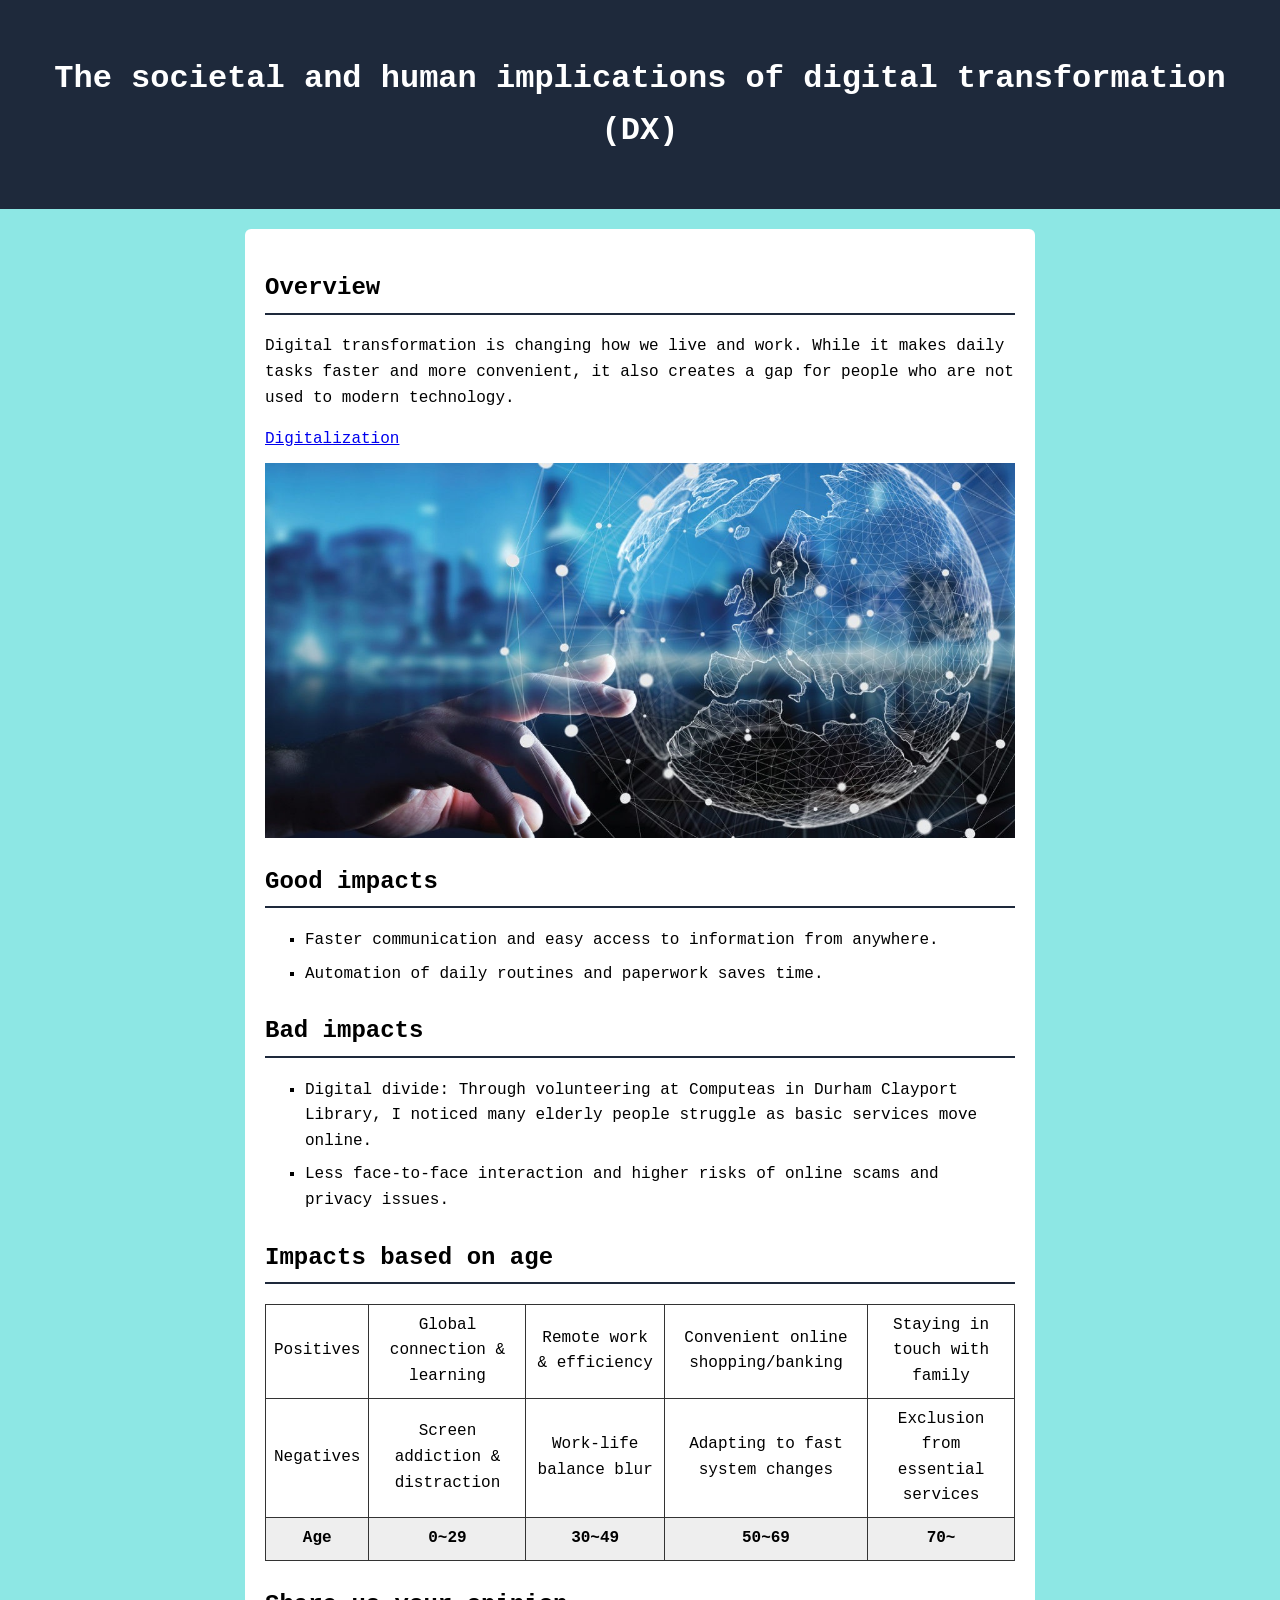
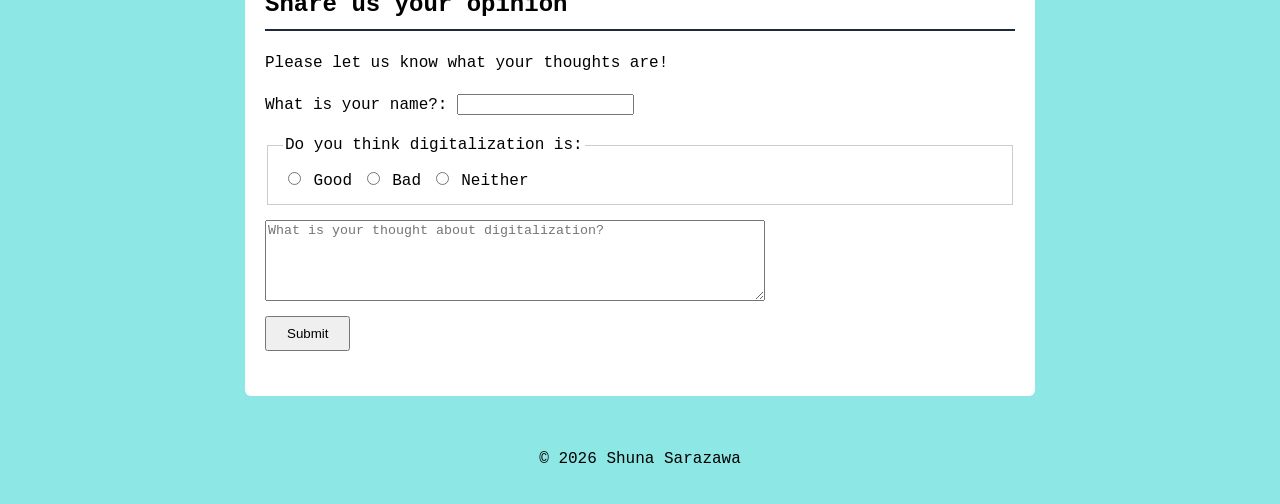
<file: index.html>
<!DOCTYPE html>
<html lang="en">
    <head>
        <meta charset="UTF-8">
        <meta name="viewport" content="width=device-width, initial-scale=1.0">
        <link rel = "stylesheet" href = "style.css">
        <title>
            Aboutme
        </title>
    </head>
    <body>
        <header>
            <h1>
                The societal and human implications of digital transformation (DX)
            </h1>
        </header>
        <main>
            <section>
                <h2>Overview</h2>
                <p>Digital transformation is changing how we live and work. While it makes daily tasks faster and more convenient, it also creates a gap for people who are not used to modern technology.</p>
                <a href = "https://www.sciencedirect.com/topics/computer-science/digitalization" title = "Link to a website about digitalization" >
                    Digitalization
                </a>
                <img src = "digitalization.jpeg" alt = "Digitalization image" />
            </section>
            <section id = "good-impact">
                <h2>
                    Good impacts
                </h2>
                <ul>
                    <li>Faster communication and easy access to information from anywhere.</li>
                    <li>Automation of daily routines and paperwork saves time.</li>
                </ul>
            </section>
            <section id = "bad-impact">
                <h2>
                    Bad impacts
                </h2>
                <ul>
                    <li>Digital divide: Through volunteering at Computeas in Durham Clayport Library, I noticed many elderly people struggle as basic services move online.</li>
                    <li>Less face-to-face interaction and higher risks of online scams and privacy issues.</li>
                </ul>
            </section>
            <section id="segmentation_table">
                <h2>Impacts based on age </h2>
                <table>
                    <tr id ="positive">
                        <td>Positives</td>
                        <td>Global connection & learning</td>
                        <td>Remote work & efficiency</td>
                        <td>Convenient online shopping/banking</td>
                        <td>Staying in touch with family</td>
                    </tr>
                    <tr id = "negative">
                        <td>Negatives</td>
                        <td>Screen addiction & distraction</td>
                        <td>Work-life balance blur</td>
                        <td>Adapting to fast system changes</td>
                        <td>Exclusion from essential services</td>
                    </tr>
                    <tr id="age-label">
                        <td>Age</td>
                        <td>0~29</td>
                        <td>30~49</td>
                        <td>50~69</td>
                        <td>70~</td>
                    </tr>
                </table>
            </section>
            <section id="thought-submission">
                <h2>Share us your opinion</h2>
                <p>
                    Please let us know what your thoughts are!
                </p>
                <form>
                    <div id = "name">
                    <label for="username">What is your name?: </label>
                    <input id = "username" type="text" name = "username">
                    </div>

                    <fieldset id = "stance">
                        <legend>Do you think digitalization is: </legend>
                        <input type = "radio" name ="stance" id = "good" value="good">
                        <label for="good" >Good</label>

                        <input type = "radio" name ="stance" id = "bad" value = "bad">
                        <label for="bad" >Bad</label>
                        
                        <input type = "radio" name ="stance" id = "neither" value = "neither">
                        <label for="neither" >Neither</label>
                    </fieldset>
                    <textarea  name ="thought" rows="5" placeholder = "What is your thought about digitalization?"></textarea>

                    <input id="btn-submission" type="submit" value="Submit">
                </form>
            </section>
        </main>

        <footer>
            <p>&copy; 2026 Shuna Sarazawa</p>
        </footer>

    </body>
</html>
</file>
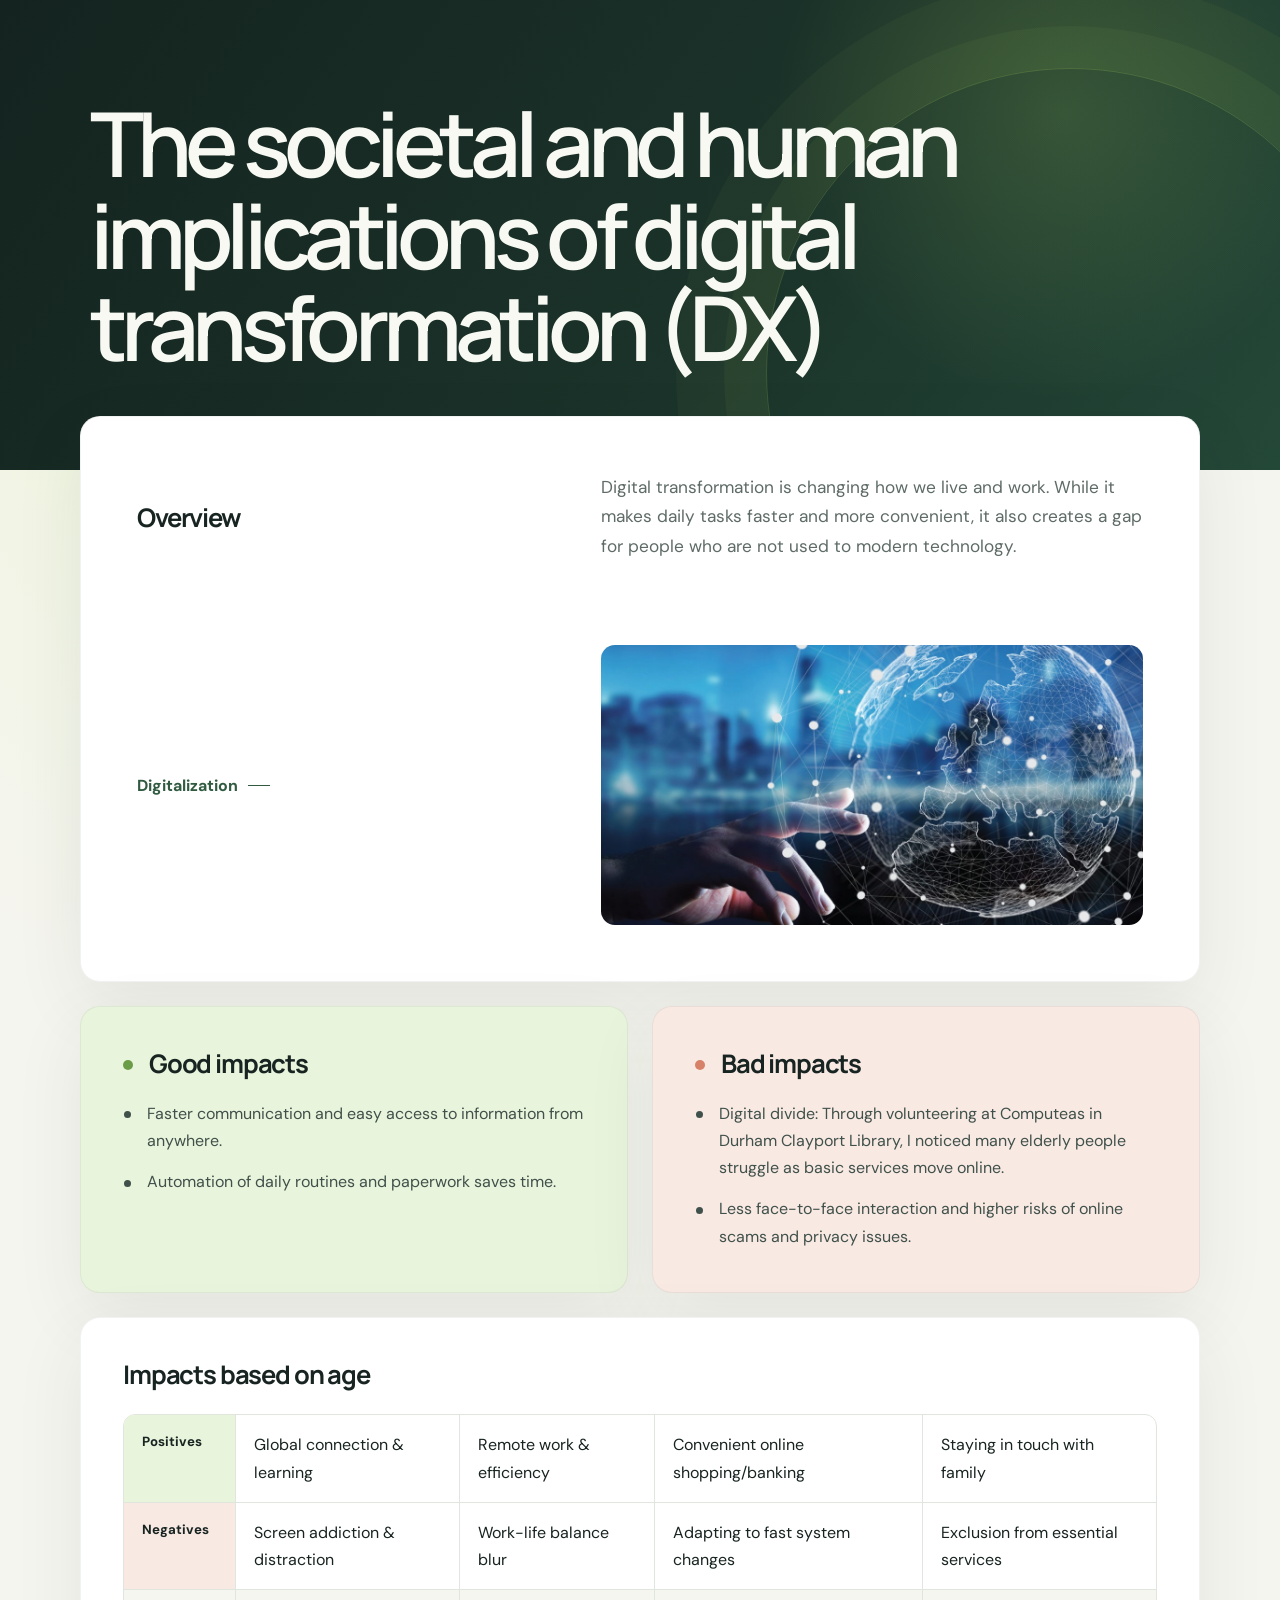
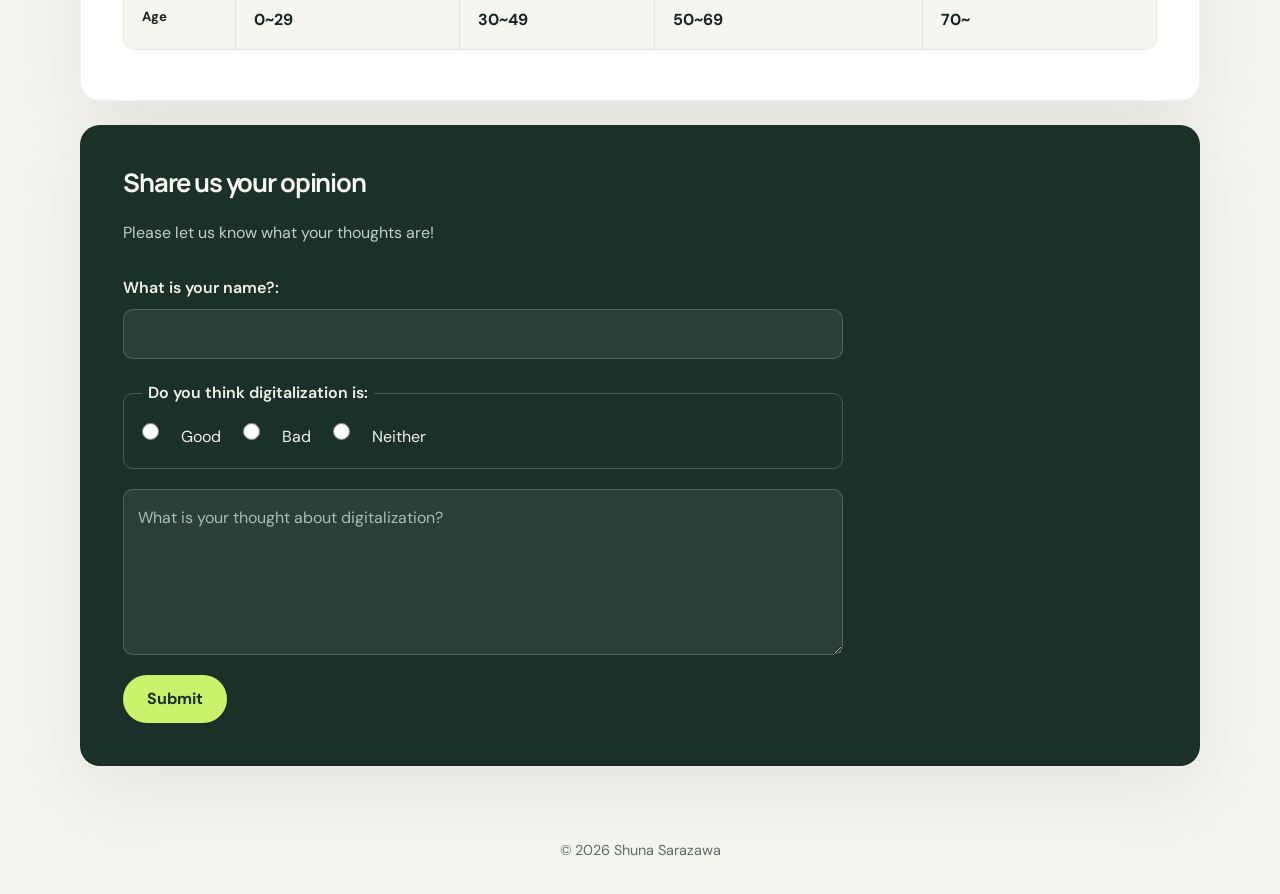
<file: ai.html>
<!DOCTYPE html>
<html lang="en">
    <head>
        <meta charset="UTF-8">
        <meta name="viewport" content="width=device-width, initial-scale=1.0">
        <link rel = "stylesheet" href = "ai.css">
        <title>
            Aboutme
        </title>
    </head>
    <body>
        <header>
            <h1>
                The societal and human implications of digital transformation (DX)
            </h1>
        </header>
        <main>
            <section id="overview">
                <h2>Overview</h2>
                <p>Digital transformation is changing how we live and work. While it makes daily tasks faster and more convenient, it also creates a gap for people who are not used to modern technology.</p>
                <a href = "https://www.sciencedirect.com/topics/computer-science/digitalization" title = "Link to a website about digitalization" >
                    Digitalization
                </a>
                <img src = "digitalization.jpeg" alt = "Digitalization image" />
            </section>
            <section id = "good-impact">
                <h2>
                    Good impacts
                </h2>
                <ul>
                    <li>Faster communication and easy access to information from anywhere.</li>
                    <li>Automation of daily routines and paperwork saves time.</li>
                </ul>
            </section>
            <section id = "bad-impact">
                <h2>
                    Bad impacts
                </h2>
                <ul>
                    <li>Digital divide: Through volunteering at Computeas in Durham Clayport Library, I noticed many elderly people struggle as basic services move online.</li>
                    <li>Less face-to-face interaction and higher risks of online scams and privacy issues.</li>
                </ul>
            </section>
            <section id="segmentation_table">
                <h2>Impacts based on age </h2>
                <div class="table-wrap">
                    <table>
                    <tbody>
                    <tr id ="positive">
                        <th scope="row">Positives</th>
                        <td>Global connection & learning</td>
                        <td>Remote work & efficiency</td>
                        <td>Convenient online shopping/banking</td>
                        <td>Staying in touch with family</td>
                    </tr>
                    <tr id = "negative">
                        <th scope="row">Negatives</th>
                        <td>Screen addiction & distraction</td>
                        <td>Work-life balance blur</td>
                        <td>Adapting to fast system changes</td>
                        <td>Exclusion from essential services</td>
                    </tr>
                    <tr id="age-label">
                        <th scope="row">Age</th>
                        <td>0~29</td>
                        <td>30~49</td>
                        <td>50~69</td>
                        <td>70~</td>
                    </tr>
                    </tbody>
                    </table>
                </div>
            </section>
            <section id="thought-submission">
                <h2>Share us your opinion</h2>
                <p>
                    Please let us know what your thoughts are!
                </p>
                <form>
                    <div id = "name">
                    <label for="username">What is your name?: </label>
                    <input id = "username" type="text" name = "username">
                    </div>

                    <fieldset id = "stance">
                        <legend>Do you think digitalization is: </legend>
                        <input type = "radio" name ="stance" id = "good" value="good">
                        <label for="good" >Good</label>

                        <input type = "radio" name ="stance" id = "bad" value = "bad">
                        <label for="bad" >Bad</label>
                        
                        <input type = "radio" name ="stance" id = "neither" value = "neither">
                        <label for="neither" >Neither</label>
                    </fieldset>
                    <textarea  name ="thought" rows="5" placeholder = "What is your thought about digitalization?"></textarea>

                    <input id="btn-submission" type="submit" value="Submit">
                </form>
            </section>
        </main>

        <footer>
            <p>&copy; 2026 Shuna Sarazawa</p>
        </footer>

    </body>
</html>
</file>
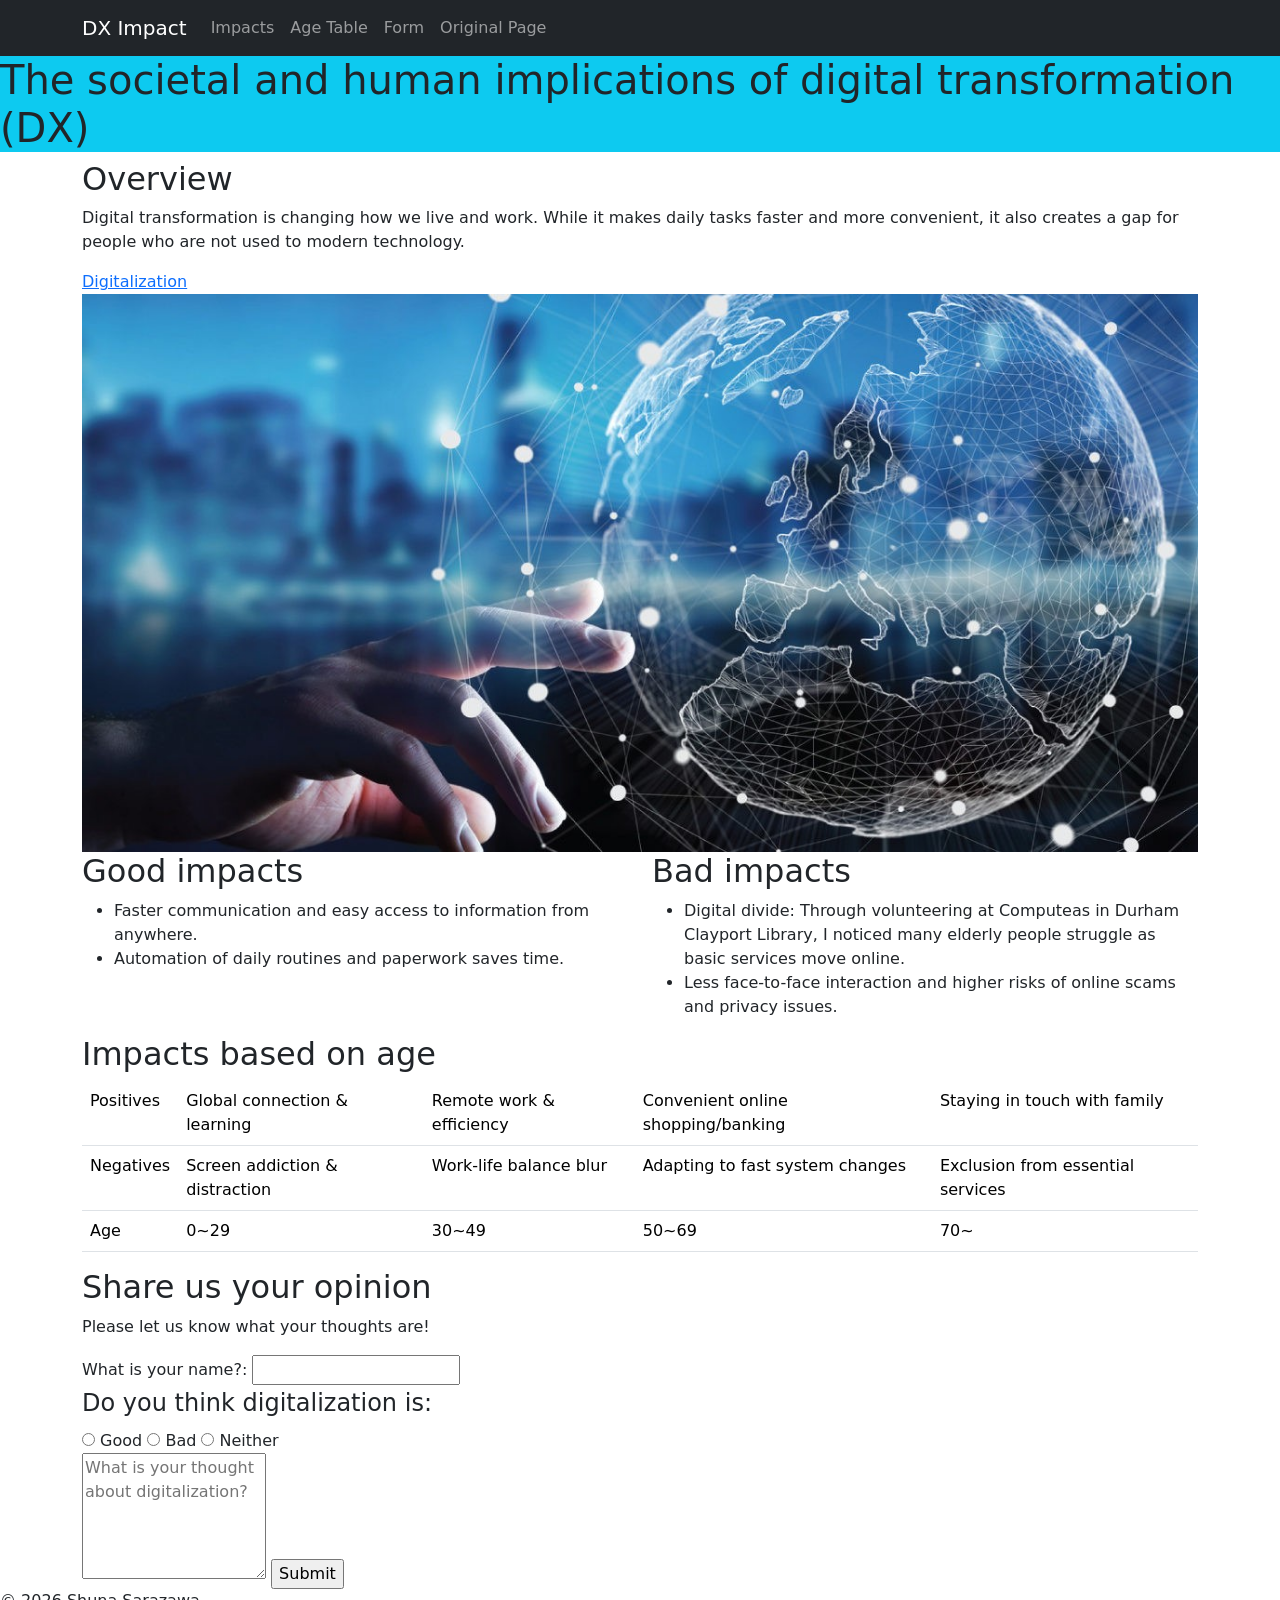
<file: bootstrap.html>
<!DOCTYPE html>
<html lang="en">
    <head>
        <link href="https://cdn.jsdelivr.net/npm/bootstrap@5.3.3/dist/css/bootstrap.min.css" rel="stylesheet">
        <meta charset="UTF-8">
        <meta name="viewport" content="width=device-width, initial-scale=1.0">
        <title>
            Aboutme
        </title>
    </head>
    <body>
        <nav class="navbar navbar-expand-lg navbar-dark bg-dark">
            <div class="container">
                <a class="navbar-brand" href="#">DX Impact</a>
                <button class="navbar-toggler" type="button" data-bs-toggle="collapse" data-bs-target="#myNav">
                    <span class="navbar-toggler-icon"></span>
                </button>
                <div class="collapse navbar-collapse" id="myNav">
                    <ul class="navbar-nav">
                        <li class="nav-item"><a class="nav-link" href="#good-impact">Impacts</a></li>
                        <li class="nav-item"><a class="nav-link" href="#segmentation_table">Age Table</a></li>
                        <li class="nav-item"><a class="nav-link" href="#thought-submission">Form</a></li>
                        <li class="nav-item"><a class="nav-link" href="index.html">Original Page</a></li>
                    </ul>
                </div>
            </div>
        </nav>

        <header class="bg-info">
            <h1>
                The societal and human implications of digital transformation (DX)
            </h1>
        </header>

        <main class="container">
            <div class="row">
                <section class="col-12">
                    <h2>Overview</h2>
                    <p>Digital transformation is changing how we live and work. While it makes daily tasks faster and more convenient, it also creates a gap for people who are not used to modern technology.</p>
                    <a href = "https://www.sciencedirect.com/topics/computer-science/digitalization" title = "Link to a website about digitalization" >
                        Digitalization
                    </a>
                    <img src = "digitalization.jpeg" alt = "Digitalization image" class="img-fluid" />
                </section>
                <section id = "good-impact" class="col-md-6">
                    <h2>
                        Good impacts
                    </h2>
                    <ul>
                        <li>Faster communication and easy access to information from anywhere.</li>
                        <li>Automation of daily routines and paperwork saves time.</li>
                    </ul>
                </section>
                <section id = "bad-impact" class="col-md-6">
                    <h2>
                        Bad impacts
                    </h2>
                    <ul>
                        <li>Digital divide: Through volunteering at Computeas in Durham Clayport Library, I noticed many elderly people struggle as basic services move online.</li>
                        <li>Less face-to-face interaction and higher risks of online scams and privacy issues.</li>
                    </ul>
                </section>
                <section id="segmentation_table" class="col-12">
                    <h2>Impacts based on age </h2>
                    <table class="table">
                        <tr id ="positive">
                            <td>Positives</td>
                            <td>Global connection & learning</td>
                            <td>Remote work & efficiency</td>
                            <td>Convenient online shopping/banking</td>
                            <td>Staying in touch with family</td>
                        </tr>
                        <tr id = "negative">
                            <td>Negatives</td>
                            <td>Screen addiction & distraction</td>
                            <td>Work-life balance blur</td>
                            <td>Adapting to fast system changes</td>
                            <td>Exclusion from essential services</td>
                        </tr>
                        <tr id="age-label">
                            <td>Age</td>
                            <td>0~29</td>
                            <td>30~49</td>
                            <td>50~69</td>
                            <td>70~</td>
                        </tr>
                    </table>
                </section>
                <section id="thought-submission" class="col-12">
                    <h2>Share us your opinion</h2>
                    <p>
                        Please let us know what your thoughts are!
                    </p>
                    <form>
                        <div id = "name">
                        <label for="username">What is your name?: </label>
                        <input id = "username" type="text" name = "username">
                        </div>

                        <fieldset id = "stance">
                            <legend>Do you think digitalization is: </legend>
                            <input type = "radio" name ="stance" id = "good" value="good">
                            <label for="good" >Good</label>

                            <input type = "radio" name ="stance" id = "bad" value = "bad">
                            <label for="bad" >Bad</label>
                            
                            <input type = "radio" name ="stance" id = "neither" value = "neither">
                            <label for="neither" >Neither</label>
                        </fieldset>
                        <textarea  name ="thought" rows="5" placeholder = "What is your thought about digitalization?"></textarea>

                        <input id="submit-button" type="submit" value="Submit">
                    </form>
                </section>
            </div>
        </main>

        <footer>
            <p>&copy; 2026 Shuna Sarazawa</p>
        </footer>

        <script src="https://cdn.jsdelivr.net/npm/bootstrap@5.3.3/dist/js/bootstrap.bundle.min.js"></script>
    </body>
</html>
</file>
<file: style.css>
body {
  background-color: #8de7e4;
  margin: 0;
  font-family: "SF Mono", Monaco, Menlo, Consolas, "Courier New", monospace;
  line-height: 1.6;
}

header {
  background-color: #1e293b;
  color: #ffffff;
  padding: 2rem 1.5rem;
  text-align: center;
}


main {
  max-width: 750px;
  margin: 20px auto;
  padding: 20px;
  background-color: #ffffff;
  border-radius: 6px;
}

section {
  margin-bottom: 25px;
}

h2 {
  border-bottom: 2px solid #1e293b;
  padding-bottom: 5px;
}

img {
  display: block;
  max-width: 100%;
  height: auto;
  margin-top: 10px;
}

table {
  width: 100%;
  border-collapse: collapse;
  margin-top: 10px;
}

td {
  border: 1px solid #333333;
  padding: 8px;
  text-align: center;
}

#age-label {
  background-color: #eeeeee;
  font-weight: bold;
}

footer {
  text-align: center;
  padding: 15px;
}

form {
  margin-top: 15px;
}

#name {
  margin-bottom: 15px;
}

#stance {
  margin-bottom: 15px;
  padding: 10px 15px;
  border: 1px solid #ccc;
}

form textarea {
  display: block;
  width: 100%;
  max-width: 500px;
  margin-bottom: 15px;
  box-sizing: border-box;
}

form input[type="submit"] {
  display: block;
  padding: 8px 20px;
  cursor: pointer;
}

ul li{
    list-style-type: square;
    margin-bottom: 8px;      /* 項目ごとの縦の隙間 */
  line-height: 1.6;
}
</file>
<file: ai.css>
@import url("https://fonts.googleapis.com/css2?family=DM+Sans:wght@400;500;600;700&family=Manrope:wght@400;500;600;700;800&display=swap");

:root {
  color-scheme: light;
  --ink: #182421;
  --muted: #5e6b66;
  --paper: #f5f5ef;
  --surface: #ffffff;
  --line: #e0e5dd;
  --green: #c9f36a;
  --green-deep: #305b40;
  --coral: #f1a28b;
  --shadow: 0 24px 70px rgb(29 48 38 / 8%);
}

* {
  box-sizing: border-box;
}

html {
  scroll-behavior: smooth;
}

body {
  margin: 0;
  background:
    radial-gradient(ellipse at 12% 2%, rgb(201 243 106 / 18%), transparent 27rem),
    var(--paper);
  color: var(--ink);
  font-family: "DM Sans", sans-serif;
  font-size: 16px;
  line-height: 1.7;
  -webkit-font-smoothing: antialiased;
}

header {
  position: relative;
  display: flex;
  min-height: 470px;
  align-items: center;
  overflow: hidden;
  padding: 72px max(7vw, calc((100vw - 1180px) / 2));
  background:
    radial-gradient(circle at 83% 24%, rgb(201 243 106 / 15%), transparent 18rem),
    linear-gradient(125deg, #14231f 0%, #1b332a 58%, #244838 100%);
  color: #f8f9f3;
}

header::after {
  position: absolute;
  right: -6rem;
  bottom: -13rem;
  width: 38rem;
  height: 38rem;
  border: 1px solid rgb(201 243 106 / 18%);
  border-radius: 50%;
  box-shadow: 0 0 0 42px rgb(201 243 106 / 4%), 0 0 0 90px rgb(201 243 106 / 3%);
  content: "";
  pointer-events: none;
}

header h1 {
  position: relative;
  z-index: 1;
  max-width: 900px;
  margin: 0;
  font-family: "Manrope", sans-serif;
  font-size: clamp(2.8rem, 7vw, 6.5rem);
  font-weight: 600;
  letter-spacing: -0.075em;
  line-height: 1.03;
  text-wrap: balance;
}

main {
  position: relative;
  z-index: 1;
  display: grid;
  width: min(1120px, calc(100% - 48px));
  grid-template-columns: repeat(12, minmax(0, 1fr));
  gap: 24px;
  margin: -54px auto 72px;
}

section {
  min-width: 0;
  padding: clamp(24px, 4vw, 42px);
  border: 1px solid rgb(24 36 33 / 6%);
  border-radius: 20px;
  background: var(--surface);
  box-shadow: var(--shadow);
}

h2 {
  margin: 0 0 20px;
  font-family: "Manrope", sans-serif;
  font-size: clamp(1.35rem, 2vw, 1.8rem);
  font-weight: 700;
  letter-spacing: -0.045em;
  line-height: 1.2;
}

p {
  margin: 0 0 20px;
  color: var(--muted);
}

#overview {
  display: grid;
  grid-column: 1 / -1;
  grid-template-columns: 0.85fr 1.15fr;
  gap: clamp(24px, 5vw, 64px);
  align-items: center;
  padding: clamp(26px, 5vw, 56px);
}

#overview h2 {
  margin-bottom: 18px;
}

#overview p {
  max-width: 39rem;
  font-size: 1.08rem;
}

#overview a {
  display: inline-flex;
  align-items: center;
  gap: 10px;
  color: var(--green-deep);
  font-weight: 700;
  text-decoration: none;
}

#overview a::after {
  width: 22px;
  height: 1px;
  background: currentColor;
  content: "";
  transition: width 180ms ease;
}

#overview a:hover::after,
#overview a:focus-visible::after {
  width: 34px;
}

#overview img {
  display: block;
  width: 100%;
  min-height: 280px;
  max-height: 390px;
  border-radius: 14px;
  background: #d9e7d4;
  object-fit: cover;
}

#good-impact,
#bad-impact {
  grid-column: span 6;
  min-height: 250px;
}

#good-impact {
  background: #e9f4dc;
}

#bad-impact {
  background: #f8e9e3;
}

#good-impact h2::before,
#bad-impact h2::before {
  display: inline-block;
  width: 10px;
  height: 10px;
  margin: 0 12px 3px 0;
  border-radius: 50%;
  background: #6b9c48;
  content: "";
}

#bad-impact h2::before {
  background: #d78268;
}

ul {
  display: grid;
  gap: 14px;
  margin: 0;
  padding: 0;
  list-style: none;
}

li {
  position: relative;
  padding-left: 24px;
  color: #40504a;
}

li::before {
  position: absolute;
  top: 0.72em;
  left: 1px;
  width: 7px;
  height: 7px;
  border-radius: 50%;
  background: currentColor;
  content: "";
}

#segmentation_table {
  grid-column: 1 / -1;
  overflow: hidden;
}

#segmentation_table h2 {
  margin-bottom: 24px;
}

.table-wrap {
  overflow-x: auto;
  margin: 0 -8px;
  padding: 0 8px 8px;
  scrollbar-color: #a5b692 transparent;
}

table {
  width: 100%;
  min-width: 700px;
  border-collapse: separate;
  border-spacing: 0;
  overflow: hidden;
  border: 1px solid var(--line);
  border-radius: 12px;
}

td,
th {
  padding: 16px 18px;
  border-right: 1px solid var(--line);
  border-bottom: 1px solid var(--line);
  text-align: left;
  vertical-align: top;
}

tr:last-child td,
tr:last-child th {
  border-bottom: 0;
}

td:last-child,
th:last-child {
  border-right: 0;
}

th {
  width: 112px;
  color: var(--ink);
  font-size: 0.83rem;
  font-weight: 700;
}

#positive th {
  background: #e9f4dc;
}

#negative th {
  background: #f8e9e3;
}

#age-label th,
#age-label td {
  background: #f5f6f0;
  font-weight: 700;
}

#thought-submission {
  grid-column: 1 / -1;
  background: #1b3028;
  color: #f8f9f3;
}

#thought-submission p {
  color: #c1cec6;
}

form {
  display: grid;
  max-width: 720px;
  gap: 20px;
  margin-top: 28px;
}

#name {
  display: grid;
  gap: 8px;
}

label,
legend {
  color: #eef2e9;
  font-weight: 600;
}

input[type="text"],
textarea {
  width: 100%;
  border: 1px solid rgb(255 255 255 / 20%);
  border-radius: 10px;
  outline: none;
  background: rgb(255 255 255 / 7%);
  color: #fff;
  font: inherit;
  transition: border-color 160ms ease, background-color 160ms ease, box-shadow 160ms ease;
}

input[type="text"] {
  min-height: 50px;
  padding: 10px 14px;
}

textarea {
  display: block;
  min-height: 140px;
  padding: 14px;
  resize: vertical;
}

textarea::placeholder {
  color: #aebbb2;
}

input[type="text"]:focus,
textarea:focus {
  border-color: var(--green);
  background: rgb(255 255 255 / 10%);
  box-shadow: 0 0 0 3px rgb(201 243 106 / 16%);
}

#stance {
  display: flex;
  flex-wrap: wrap;
  gap: 12px 22px;
  margin: 0;
  padding: 16px 18px 18px;
  border: 1px solid rgb(255 255 255 / 20%);
  border-radius: 10px;
}

#stance legend {
  padding: 0 6px;
}

#stance label {
  display: inline-flex;
  align-items: center;
  gap: 8px;
  font-weight: 400;
}

#stance input {
  width: 17px;
  height: 17px;
  margin: 0;
  accent-color: var(--green);
}

form input[type="submit"] {
  justify-self: start;
  min-height: 48px;
  padding: 0 24px;
  border: 0;
  border-radius: 999px;
  background: var(--green);
  color: #1b3028;
  cursor: pointer;
  font: inherit;
  font-weight: 700;
  transition: transform 160ms ease, background-color 160ms ease;
}

form input[type="submit"]:hover {
  transform: translateY(-2px);
  background: #d8ff8b;
}

form input[type="submit"]:focus-visible,
a:focus-visible {
  outline: 3px solid #f1a28b;
  outline-offset: 4px;
}

footer {
  padding: 0 24px 32px;
  color: #718078;
  text-align: center;
}

footer p {
  margin: 0;
  font-size: 0.9rem;
}

@media (max-width: 720px) {
  header {
    min-height: 390px;
    padding: 64px 7vw 100px;
  }

  header h1 {
    font-size: clamp(2.8rem, 11vw, 5rem);
  }

  main {
    width: min(100% - 28px, 560px);
    grid-template-columns: 1fr;
    gap: 16px;
    margin-top: -48px;
  }

  #overview {
    grid-column: 1;
    grid-template-columns: 1fr;
    gap: 24px;
  }

  #overview img {
    min-height: 220px;
    max-height: 300px;
  }

  #good-impact,
  #bad-impact,
  #segmentation_table,
  #thought-submission {
    grid-column: 1;
  }

  #good-impact,
  #bad-impact {
    min-height: auto;
  }

  td,
  th {
    padding: 13px 14px;
  }
}

@media (prefers-reduced-motion: reduce) {
  *,
  *::before,
  *::after {
    scroll-behavior: auto !important;
    transition-duration: 0.01ms !important;
  }
}
</file>
